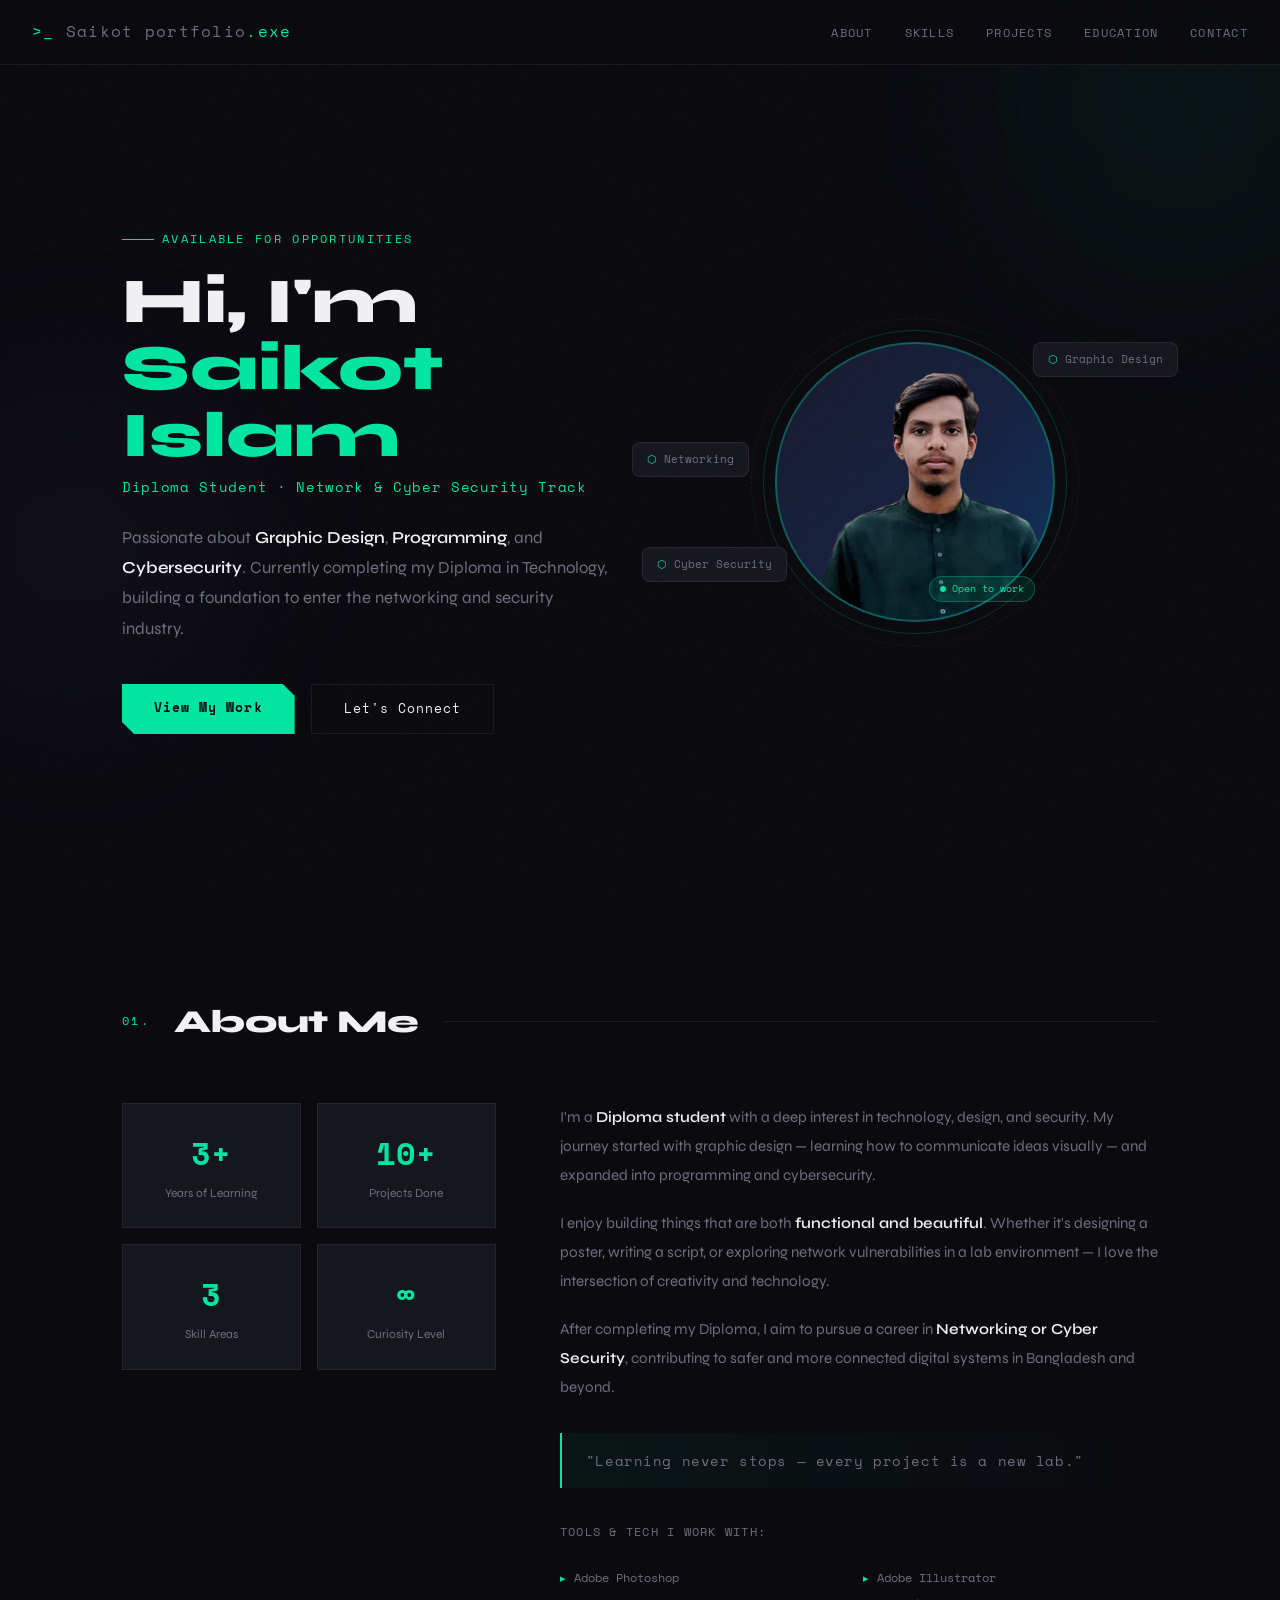
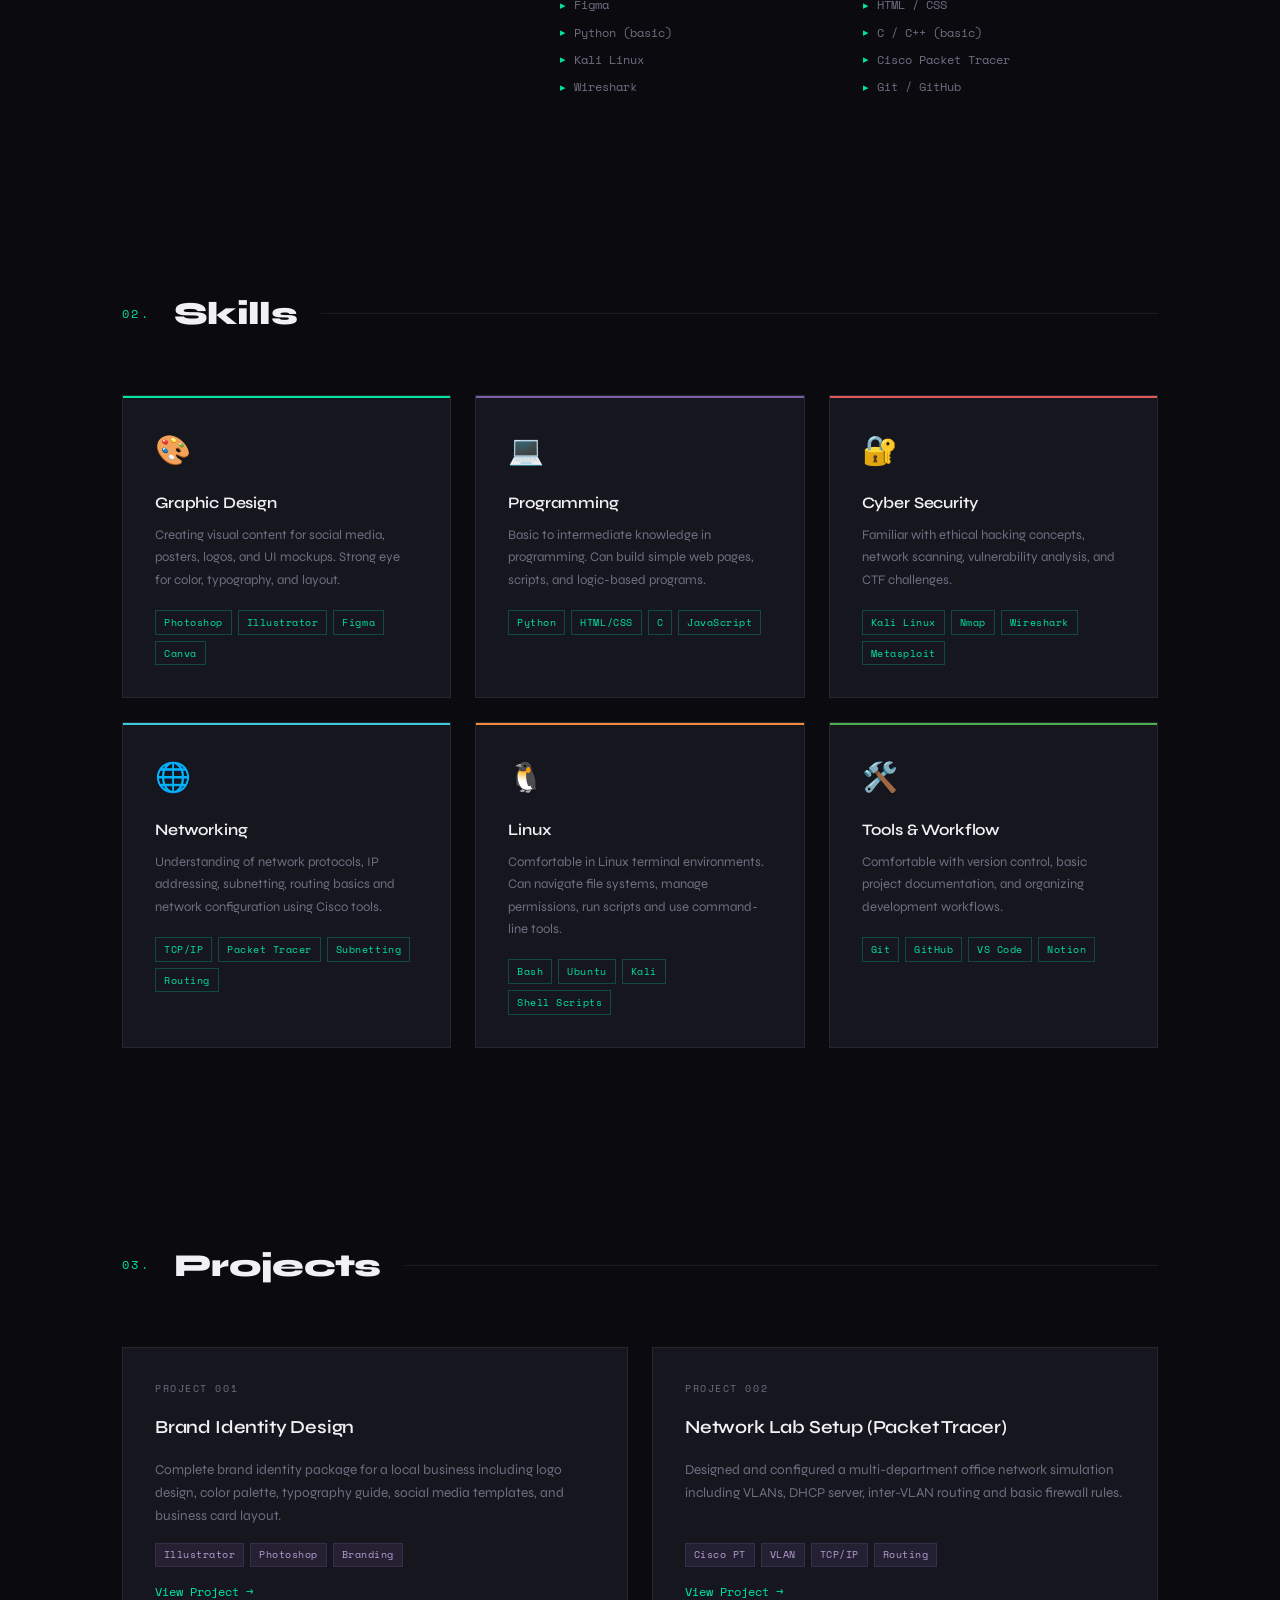
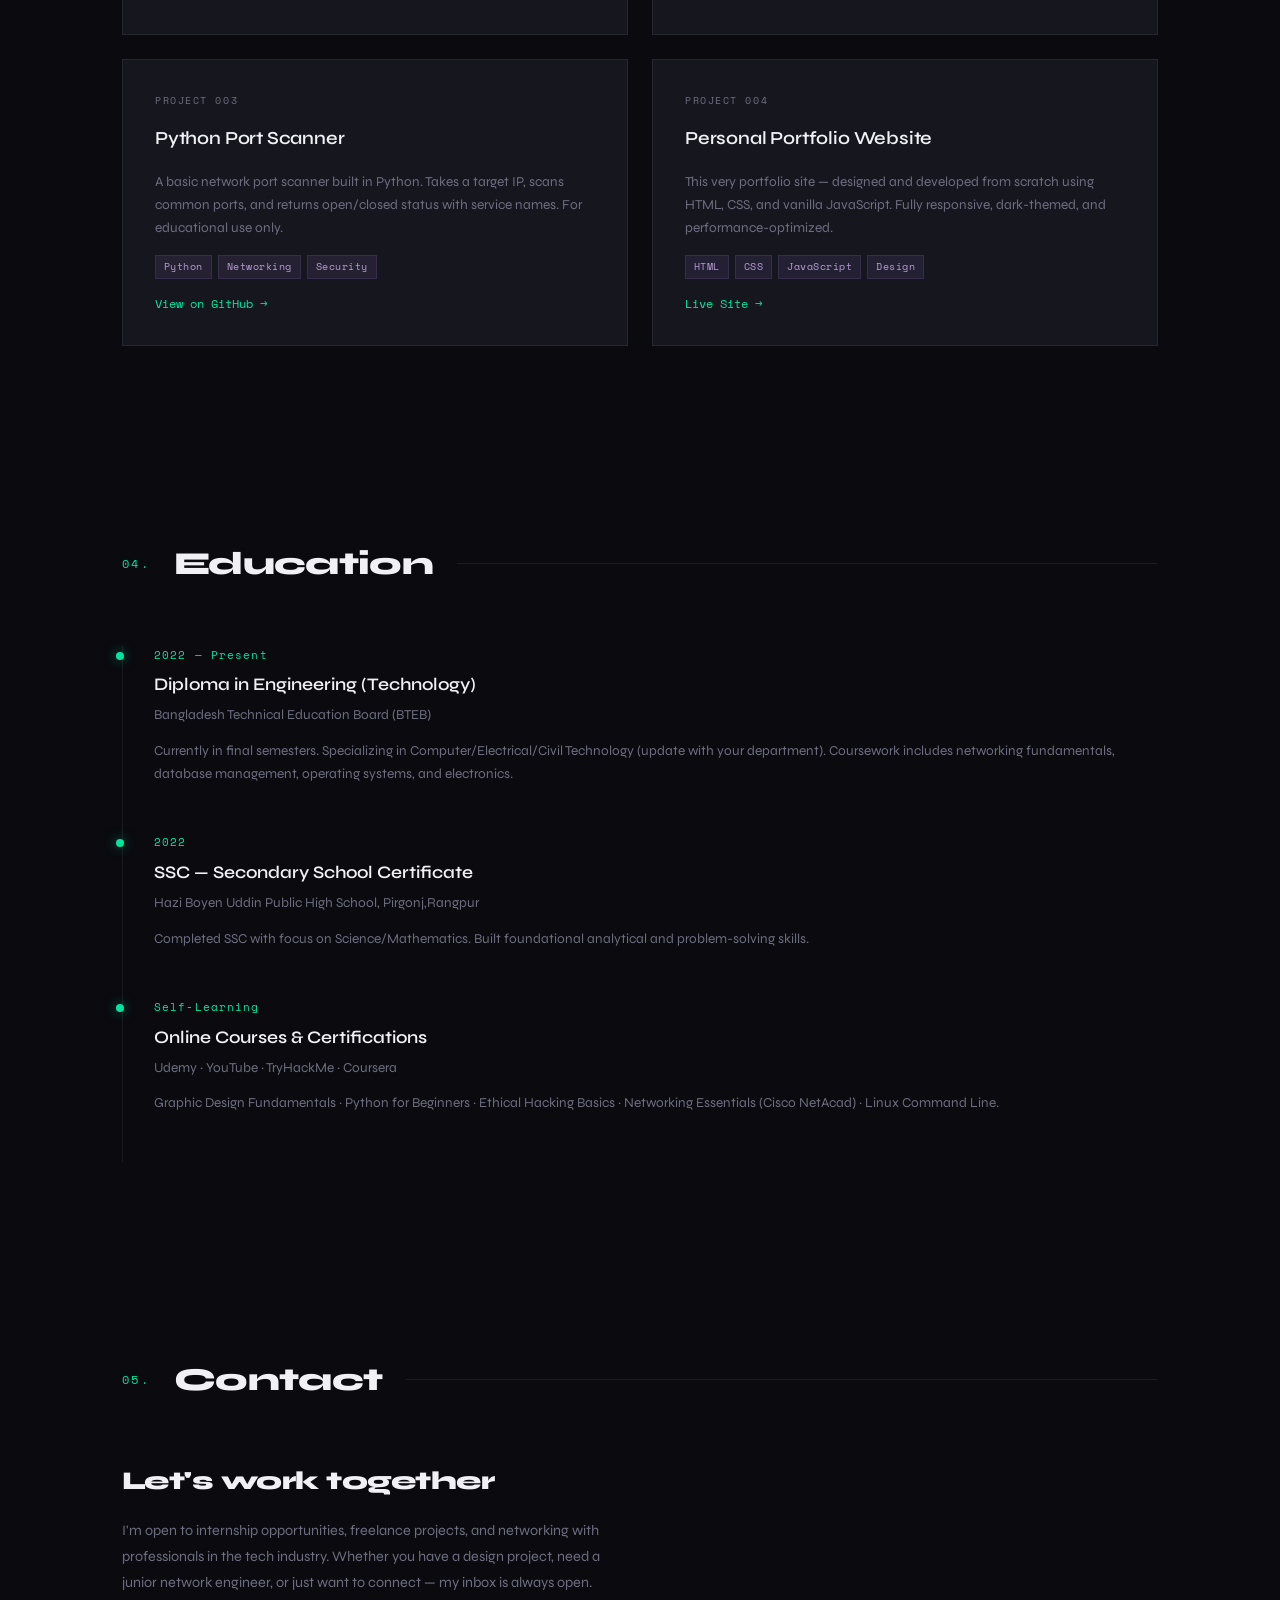
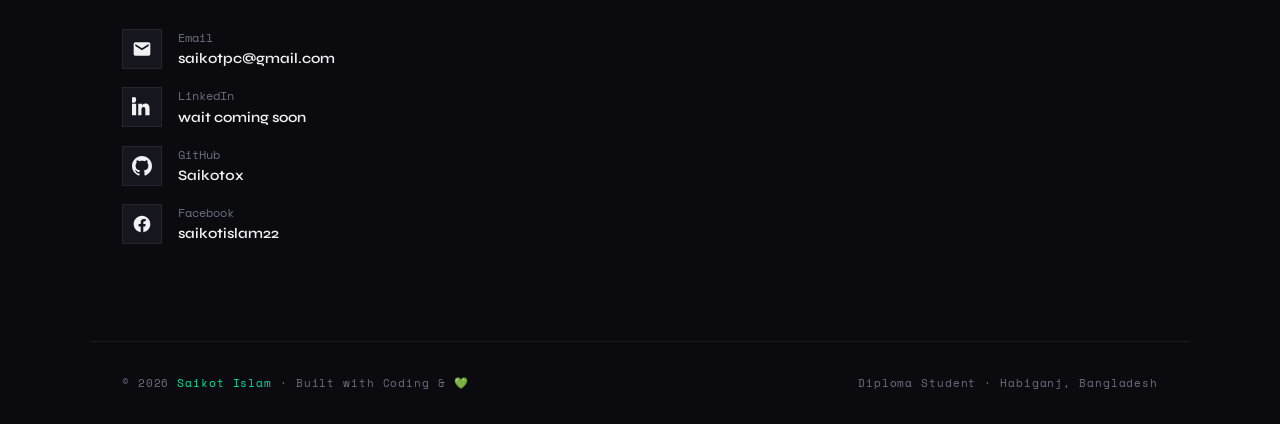
<file: index.html>
<!DOCTYPE html>
<html lang="en">
<head>
<meta charset="UTF-8">
<meta name="viewport" content="width=device-width, initial-scale=1.0">
<title>Portfolio — Diploma Student | Tech Enthusiast</title>
<link href="https://fonts.googleapis.com/css2?family=Space+Mono:wght@400;700&family=Syne:wght@400;600;800&display=swap" rel="stylesheet">
<link rel="stylesheet" href="styles.css">
</head>
<body>

<div class="orb orb1"></div>
<div class="orb orb2"></div>

<!-- NAVBAR -->
<nav>
  <a href="#hero" class="nav-logo">&gt;_ <span>Saikot portfolio</span>.exe</a>
  <ul class="nav-links">
    <li><a href="#about">About</a></li>
    <li><a href="#skills">Skills</a></li>
    <li><a href="#projects">Projects</a></li>
    <li><a href="#education">Education</a></li>
    <li><a href="#contact">Contact</a></li>
  </ul>
</nav>

<!-- HERO -->
<section id="hero" class="hero">
  <div class="hero-grid">
    <div class="hero-content">
      <div class="hero-tag">Available for opportunities</div>
      <h1>
        Hi, I'm
        <span class="name-accent">Saikot Islam</span>
      </h1>
      <p style="font-family: var(--mono); font-size: 0.85rem; color: var(--accent); letter-spacing: 0.05em;">
        Diploma Student · Network &amp; Cyber Security Track
      </p>
      <p class="hero-desc">
        Passionate about <strong>Graphic Design</strong>, <strong>Programming</strong>, and <strong>Cybersecurity</strong>. 
        Currently completing my Diploma in Technology, building a foundation to enter the 
        networking and security industry.
      </p>
      <div class="hero-btns">
        <a href="#projects" class="btn-primary">View My Work</a>
        <a href="#contact" class="btn-ghost">Let's Connect</a>
      </div>
    </div>

    <div class="hero-visual">
      <div class="avatar-ring">
        <div class="avatar-inner">
          <img src="myimage.png" alt="Saikot Islam" class="avatar-image">
        </div>
        <div class="status-dot">Open to work</div>
      </div>
      <div class="badge-float b1"><span>⬡</span> Graphic Design</div>
      <div class="badge-float b2"><span>⬡</span> Cyber Security</div>
      <div class="badge-float b3"><span>⬡</span> Networking</div>
    </div>
  </div>
</section>

<!-- ABOUT -->
<section id="about">
  <div class="section-header">
    <span class="section-num">01.</span>
    <h2 class="section-title">About Me</h2>
    <div class="section-line"></div>
  </div>

  <div class="about-grid">
    <div class="about-stats">
      <div class="stat-card">
        <span class="stat-num">3+</span>
        <div class="stat-label">Years of Learning</div>
      </div>
      <div class="stat-card">
        <span class="stat-num">10+</span>
        <div class="stat-label">Projects Done</div>
      </div>
      <div class="stat-card">
        <span class="stat-num">3</span>
        <div class="stat-label">Skill Areas</div>
      </div>
      <div class="stat-card">
        <span class="stat-num">∞</span>
        <div class="stat-label">Curiosity Level</div>
      </div>
    </div>

    <div class="about-text">
      <p>
        I'm a <strong>Diploma student</strong> with a deep interest in technology, design, and security. 
        My journey started with graphic design — learning how to communicate ideas visually — and 
        expanded into programming and cybersecurity.
      </p>
      <p>
        I enjoy building things that are both <strong>functional and beautiful</strong>. Whether it's 
        designing a poster, writing a script, or exploring network vulnerabilities in a lab 
        environment — I love the intersection of creativity and technology.
      </p>
      <p>
        After completing my Diploma, I aim to pursue a career in <strong>Networking or Cyber Security</strong>, 
        contributing to safer and more connected digital systems in Bangladesh and beyond.
      </p>

      <div class="highlight-bar">
        "Learning never stops — every project is a new lab."
      </div>

      <p style="font-family: var(--mono); font-size: 0.78rem; color: var(--muted); margin-bottom: 0.8rem; letter-spacing: 0.1em;">
        TOOLS &amp; TECH I WORK WITH:
      </p>
      <div class="tools-list">
        <span class="tool-item">Adobe Photoshop</span>
        <span class="tool-item">Adobe Illustrator</span>
        <span class="tool-item">Figma</span>
        <span class="tool-item">HTML / CSS</span>
        <span class="tool-item">Python (basic)</span>
        <span class="tool-item">C / C++ (basic)</span>
        <span class="tool-item">Kali Linux</span>
        <span class="tool-item">Cisco Packet Tracer</span>
        <span class="tool-item">Wireshark</span>
        <span class="tool-item">Git / GitHub</span>
      </div>
    </div>
  </div>
</section>

<!-- SKILLS -->
<section id="skills">
  <div class="section-header">
    <span class="section-num">02.</span>
    <h2 class="section-title">Skills</h2>
    <div class="section-line"></div>
  </div>

  <div class="skills-grid">
    <div class="skill-card" style="--card-accent: #00e5a0;">
      <div class="skill-icon">🎨</div>
      <div class="skill-name">Graphic Design</div>
      <div class="skill-desc">
        Creating visual content for social media, posters, logos, and UI mockups. 
        Strong eye for color, typography, and layout.
      </div>
      <div class="skill-tags">
        <span class="skill-tag">Photoshop</span>
        <span class="skill-tag">Illustrator</span>
        <span class="skill-tag">Figma</span>
        <span class="skill-tag">Canva</span>
      </div>
    </div>

    <div class="skill-card" style="--card-accent: #7b5ea7;">
      <div class="skill-icon">💻</div>
      <div class="skill-name">Programming</div>
      <div class="skill-desc">
        Basic to intermediate knowledge in programming. Can build simple web pages, 
        scripts, and logic-based programs.
      </div>
      <div class="skill-tags">
        <span class="skill-tag">Python</span>
        <span class="skill-tag">HTML/CSS</span>
        <span class="skill-tag">C</span>
        <span class="skill-tag">JavaScript</span>
      </div>
    </div>

    <div class="skill-card" style="--card-accent: #e05a5a;">
      <div class="skill-icon">🔐</div>
      <div class="skill-name">Cyber Security</div>
      <div class="skill-desc">
        Familiar with ethical hacking concepts, network scanning, vulnerability 
        analysis, and CTF challenges.
      </div>
      <div class="skill-tags">
        <span class="skill-tag">Kali Linux</span>
        <span class="skill-tag">Nmap</span>
        <span class="skill-tag">Wireshark</span>
        <span class="skill-tag">Metasploit</span>
      </div>
    </div>

    <div class="skill-card" style="--card-accent: #3bc9db;">
      <div class="skill-icon">🌐</div>
      <div class="skill-name">Networking</div>
      <div class="skill-desc">
        Understanding of network protocols, IP addressing, subnetting, 
        routing basics and network configuration using Cisco tools.
      </div>
      <div class="skill-tags">
        <span class="skill-tag">TCP/IP</span>
        <span class="skill-tag">Packet Tracer</span>
        <span class="skill-tag">Subnetting</span>
        <span class="skill-tag">Routing</span>
      </div>
    </div>

    <div class="skill-card" style="--card-accent: #f0883e;">
      <div class="skill-icon">🐧</div>
      <div class="skill-name">Linux</div>
      <div class="skill-desc">
        Comfortable in Linux terminal environments. Can navigate file systems, 
        manage permissions, run scripts and use command-line tools.
      </div>
      <div class="skill-tags">
        <span class="skill-tag">Bash</span>
        <span class="skill-tag">Ubuntu</span>
        <span class="skill-tag">Kali</span>
        <span class="skill-tag">Shell Scripts</span>
      </div>
    </div>

    <div class="skill-card" style="--card-accent: #4caf50;">
      <div class="skill-icon">🛠️</div>
      <div class="skill-name">Tools & Workflow</div>
      <div class="skill-desc">
        Comfortable with version control, basic project documentation, 
        and organizing development workflows.
      </div>
      <div class="skill-tags">
        <span class="skill-tag">Git</span>
        <span class="skill-tag">GitHub</span>
        <span class="skill-tag">VS Code</span>
        <span class="skill-tag">Notion</span>
      </div>
    </div>
  </div>
</section>

<!-- PROJECTS -->
<section id="projects">
  <div class="section-header">
    <span class="section-num">03.</span>
    <h2 class="section-title">Projects</h2>
    <div class="section-line"></div>
  </div>

  <div class="projects-grid">
    <div class="project-card">
      <div class="project-num">PROJECT 001</div>
      <div class="project-title">Brand Identity Design</div>
      <div class="project-desc">
        Complete brand identity package for a local business including logo design, 
        color palette, typography guide, social media templates, and business card layout.
      </div>
      <div class="project-stack">
        <span class="project-tag">Illustrator</span>
        <span class="project-tag">Photoshop</span>
        <span class="project-tag">Branding</span>
      </div>
      <a href="#" class="project-link">View Project →</a>
    </div>

    <div class="project-card">
      <div class="project-num">PROJECT 002</div>
      <div class="project-title">Network Lab Setup (Packet Tracer)</div>
      <div class="project-desc">
        Designed and configured a multi-department office network simulation 
        including VLANs, DHCP server, inter-VLAN routing and basic firewall rules.
      </div>
      <div class="project-stack">
        <span class="project-tag">Cisco PT</span>
        <span class="project-tag">VLAN</span>
        <span class="project-tag">TCP/IP</span>
        <span class="project-tag">Routing</span>
      </div>
      <a href="#" class="project-link">View Project →</a>
    </div>

    <div class="project-card">
      <div class="project-num">PROJECT 003</div>
      <div class="project-title">Python Port Scanner</div>
      <div class="project-desc">
        A basic network port scanner built in Python. Takes a target IP, scans common 
        ports, and returns open/closed status with service names. For educational use only.
      </div>
      <div class="project-stack">
        <span class="project-tag">Python</span>
        <span class="project-tag">Networking</span>
        <span class="project-tag">Security</span>
      </div>
      <a href="#" class="project-link">View on GitHub →</a>
    </div>

    <div class="project-card">
      <div class="project-num">PROJECT 004</div>
      <div class="project-title">Personal Portfolio Website</div>
      <div class="project-desc">
        This very portfolio site — designed and developed from scratch using HTML, CSS, 
        and vanilla JavaScript. Fully responsive, dark-themed, and performance-optimized.
      </div>
      <div class="project-stack">
        <span class="project-tag">HTML</span>
        <span class="project-tag">CSS</span>
        <span class="project-tag">JavaScript</span>
        <span class="project-tag">Design</span>
      </div>
      <a href="#" class="project-link">Live Site →</a>
    </div>
  </div>
</section>

<!-- EDUCATION -->
<section id="education">
  <div class="section-header">
    <span class="section-num">04.</span>
    <h2 class="section-title">Education</h2>
    <div class="section-line"></div>
  </div>

  <div class="timeline">
    <div class="timeline-item">
      <div class="timeline-date">2022 — Present</div>
      <div class="timeline-title">Diploma in Engineering (Technology)</div>
      <div class="timeline-sub">Bangladesh Technical Education Board (BTEB)</div>
      <div class="timeline-body">
        Currently in final semesters. Specializing in Computer/Electrical/Civil Technology 
        (update with your department). Coursework includes networking fundamentals, 
        database management, operating systems, and electronics.
      </div>
    </div>

    <div class="timeline-item">
      <div class="timeline-date">2022</div>
      <div class="timeline-title">SSC — Secondary School Certificate</div>
      <div class="timeline-sub">Hazi Boyen Uddin Public High School, Pirgonj,Rangpur</div>
      <div class="timeline-body">
        Completed SSC with focus on Science/Mathematics. Built foundational analytical 
        and problem-solving skills.
      </div>
    </div>

    <div class="timeline-item">
      <div class="timeline-date">Self-Learning</div>
      <div class="timeline-title">Online Courses &amp; Certifications</div>
      <div class="timeline-sub">Udemy · YouTube · TryHackMe · Coursera</div>
      <div class="timeline-body">
        Graphic Design Fundamentals · Python for Beginners · Ethical Hacking Basics · 
        Networking Essentials (Cisco NetAcad) · Linux Command Line.
      </div>
    </div>
  </div>
</section>

<!-- CONTACT -->
<section id="contact">
  <div class="section-header">
    <span class="section-num">05.</span>
    <h2 class="section-title">Contact</h2>
    <div class="section-line"></div>
  </div>

  <div class="contact-grid">
    <div class="contact-text">
      <h3>Let's work together</h3>
      <p>
        I'm open to internship opportunities, freelance projects, and 
        networking with professionals in the tech industry. Whether you 
        have a design project, need a junior network engineer, or just 
        want to connect — my inbox is always open.
      </p>

      <div class="contact-links">
        <a href="mailto:saikotpc@gmail.com" class="contact-link">
          <div class="contact-link-icon">
            <svg width="20" height="20" viewBox="0 0 24 24" fill="currentColor" xmlns="http://www.w3.org/2000/svg" aria-hidden="true">
              <path d="M20 4H4C2.9 4 2 4.9 2 6v12c0 1.1.9 2 2 2h16c1.1 0 2-.9 2-2V6c0-1.1-.9-2-2-2zm0 4.5l-8 4.99-8-4.99V6l8 5 8-5v2.5z"/>
            </svg>
          </div>
          <div>
            <div class="contact-link-label">Email</div>
            <div class="contact-link-value">saikotpc@gmail.com</div>
          </div>
        </a>
        <a href="https://linkedin.com/in/yourprofile" class="contact-link" target="_blank">
          <div class="contact-link-icon">
            <svg width="20" height="20" viewBox="0 0 24 24" fill="currentColor" xmlns="http://www.w3.org/2000/svg" aria-hidden="true">
              <path d="M4.98 3.5C4.98 5.43 3.4 7 1.5 7S-2 5.43-2 3.5 0.6 0 2.5 0 4.98 1.57 4.98 3.5zM0 8h5v14H0V8zm7.5 0H12v2h.07c.56-1.04 1.93-2.14 3.97-2.14 4.25 0 5.03 2.8 5.03 6.43V22H16v-6.5c0-1.55-.03-3.55-2.16-3.55-2.16 0-2.49 1.68-2.49 3.42V22H7.5V8z"/>
            </svg>
          </div>
          <div>
            <div class="contact-link-label">LinkedIn</div>
            <div class="contact-link-value">wait coming soon</div>
          </div>
        </a>
        <a href="https://github.com/Saikot0x" class="contact-link" target="_blank">
          <div class="contact-link-icon">
            <svg width="20" height="20" viewBox="0 0 24 24" fill="currentColor" xmlns="http://www.w3.org/2000/svg" aria-hidden="true">
              <path d="M12 0C5.37 0 0 5.37 0 12c0 5.3 3.44 9.8 8.21 11.39.6.11.82-.26.82-.57v-2.02c-3.34.73-4.04-1.61-4.04-1.61-.55-1.4-1.34-1.77-1.34-1.77-1.09-.75.08-.74.08-.74 1.2.08 1.83 1.23 1.83 1.23 1.07 1.84 2.8 1.31 3.48 1 .11-.78.42-1.31.76-1.61-2.66-.3-5.47-1.33-5.47-5.93 0-1.31.47-2.38 1.24-3.22-.12-.3-.54-1.52.12-3.17 0 0 1.01-.32 3.3 1.23.96-.27 1.98-.4 3-.4s2.04.14 3 .4c2.28-1.55 3.29-1.23 3.29-1.23.66 1.65.24 2.87.12 3.17.77.84 1.24 1.91 1.24 3.22 0 4.61-2.81 5.63-5.49 5.93.43.37.81 1.11.81 2.24v3.33c0 .31.21.68.82.57C20.56 21.8 24 17.3 24 12c0-6.63-5.37-12-12-12z"/>
            </svg>
          </div>
          <div>
            <div class="contact-link-label">GitHub</div>
            <div class="contact-link-value">Saikot0x</div>
          </div>
        </a>
        <a href="https://facebook.com/saikotislam22" class="contact-link" target="_blank">
          <div class="contact-link-icon">
            <svg width="20" height="20" viewBox="0 0 24 24" fill="currentColor" xmlns="http://www.w3.org/2000/svg" aria-hidden="true">
              <path d="M22 12c0-5.522-4.478-10-10-10S2 6.478 2 12c0 5 3.657 9.128 8.438 9.877v-6.987H7.898v-2.89h2.54V9.797c0-2.507 1.492-3.89 3.777-3.89 1.094 0 2.238.195 2.238.195v2.46h-1.26c-1.243 0-1.63.771-1.63 1.562v1.875h2.773l-.443 2.89h-2.33v6.987C18.343 21.128 22 17 22 12z"/>
            </svg>
          </div>
          <div>
            <div class="contact-link-label">Facebook</div>
            <div class="contact-link-value">saikotislam22</div>
          </div>
        </a>
      </div>
    </div>

  </div>
</section>

<!-- FOOTER -->
<footer>
  <div class="footer-copy">
    &copy; 2026 <span>Saikot Islam</span> · Built with Coding &amp; 💚
  </div>
  <div class="footer-copy">
    Diploma Student · Habiganj, Bangladesh
  </div>
</footer>

<script src="script.js"></script>
</body>
</html>
</file>
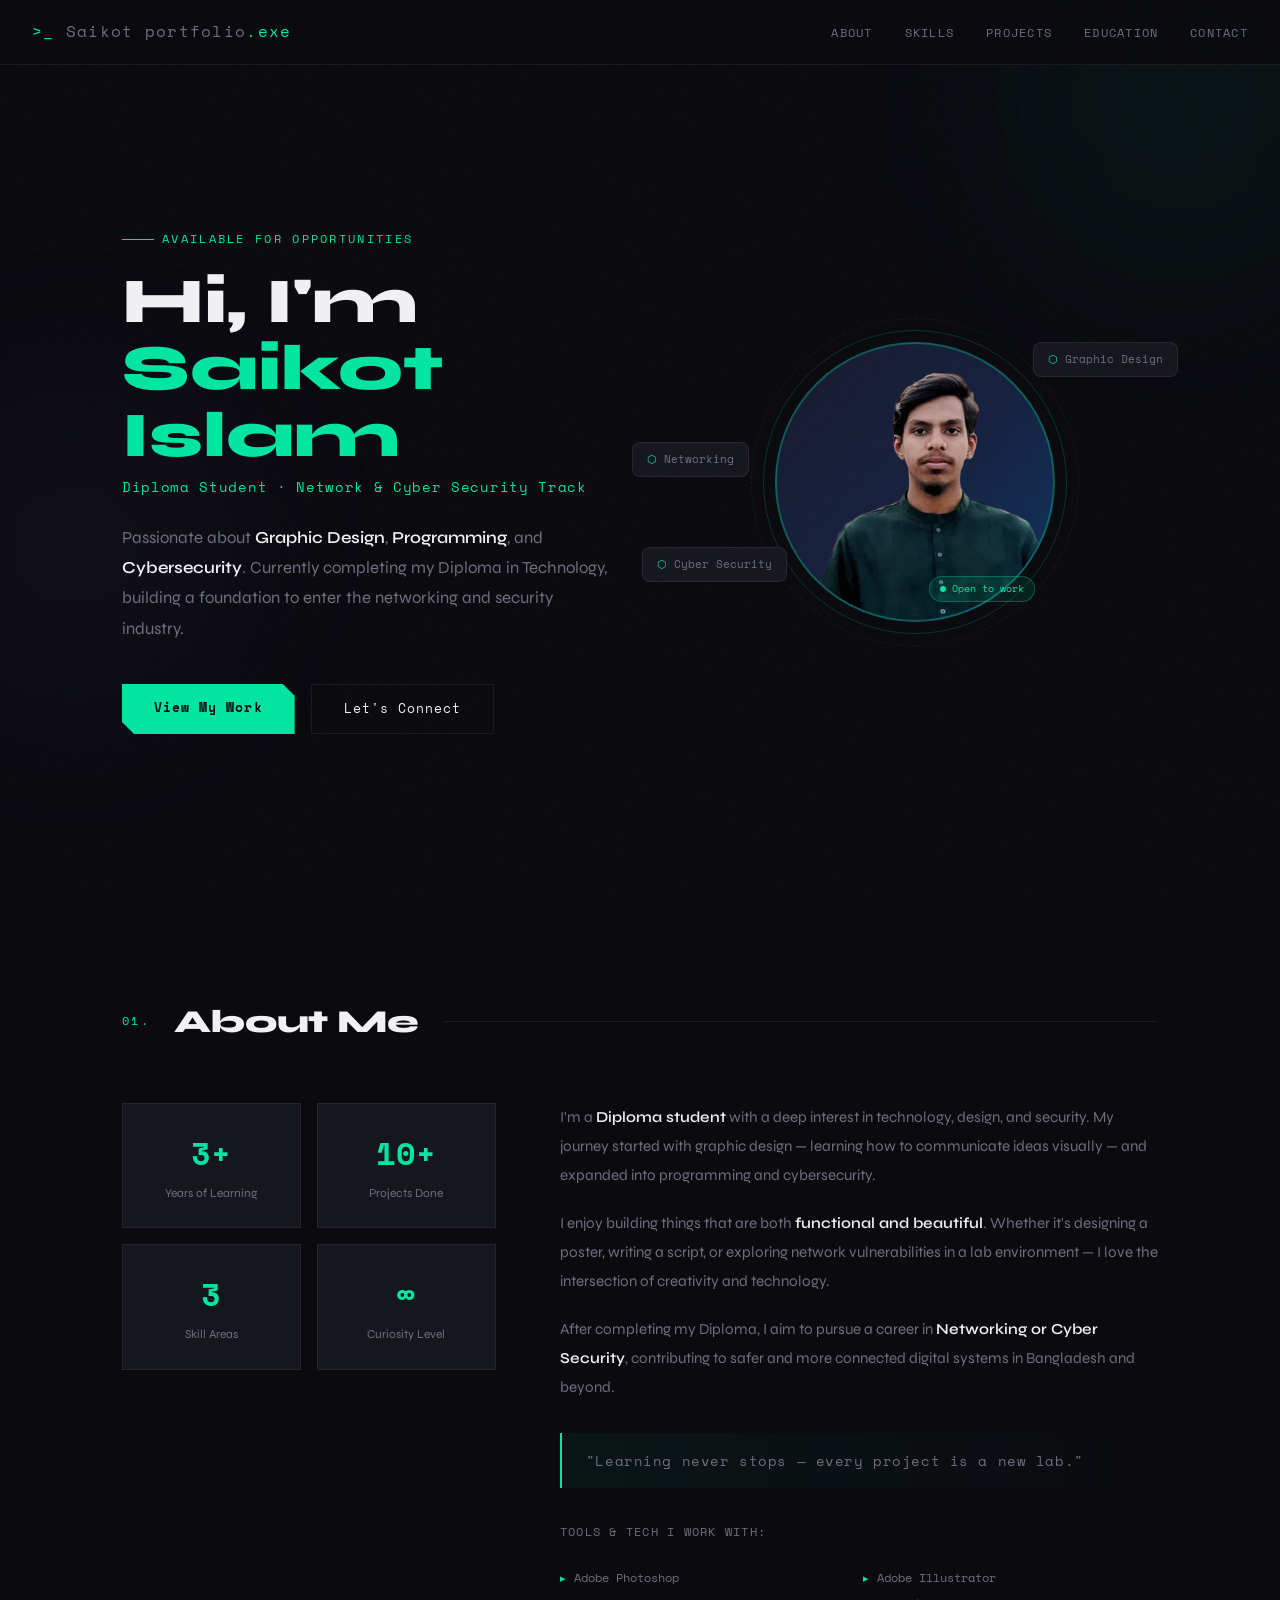
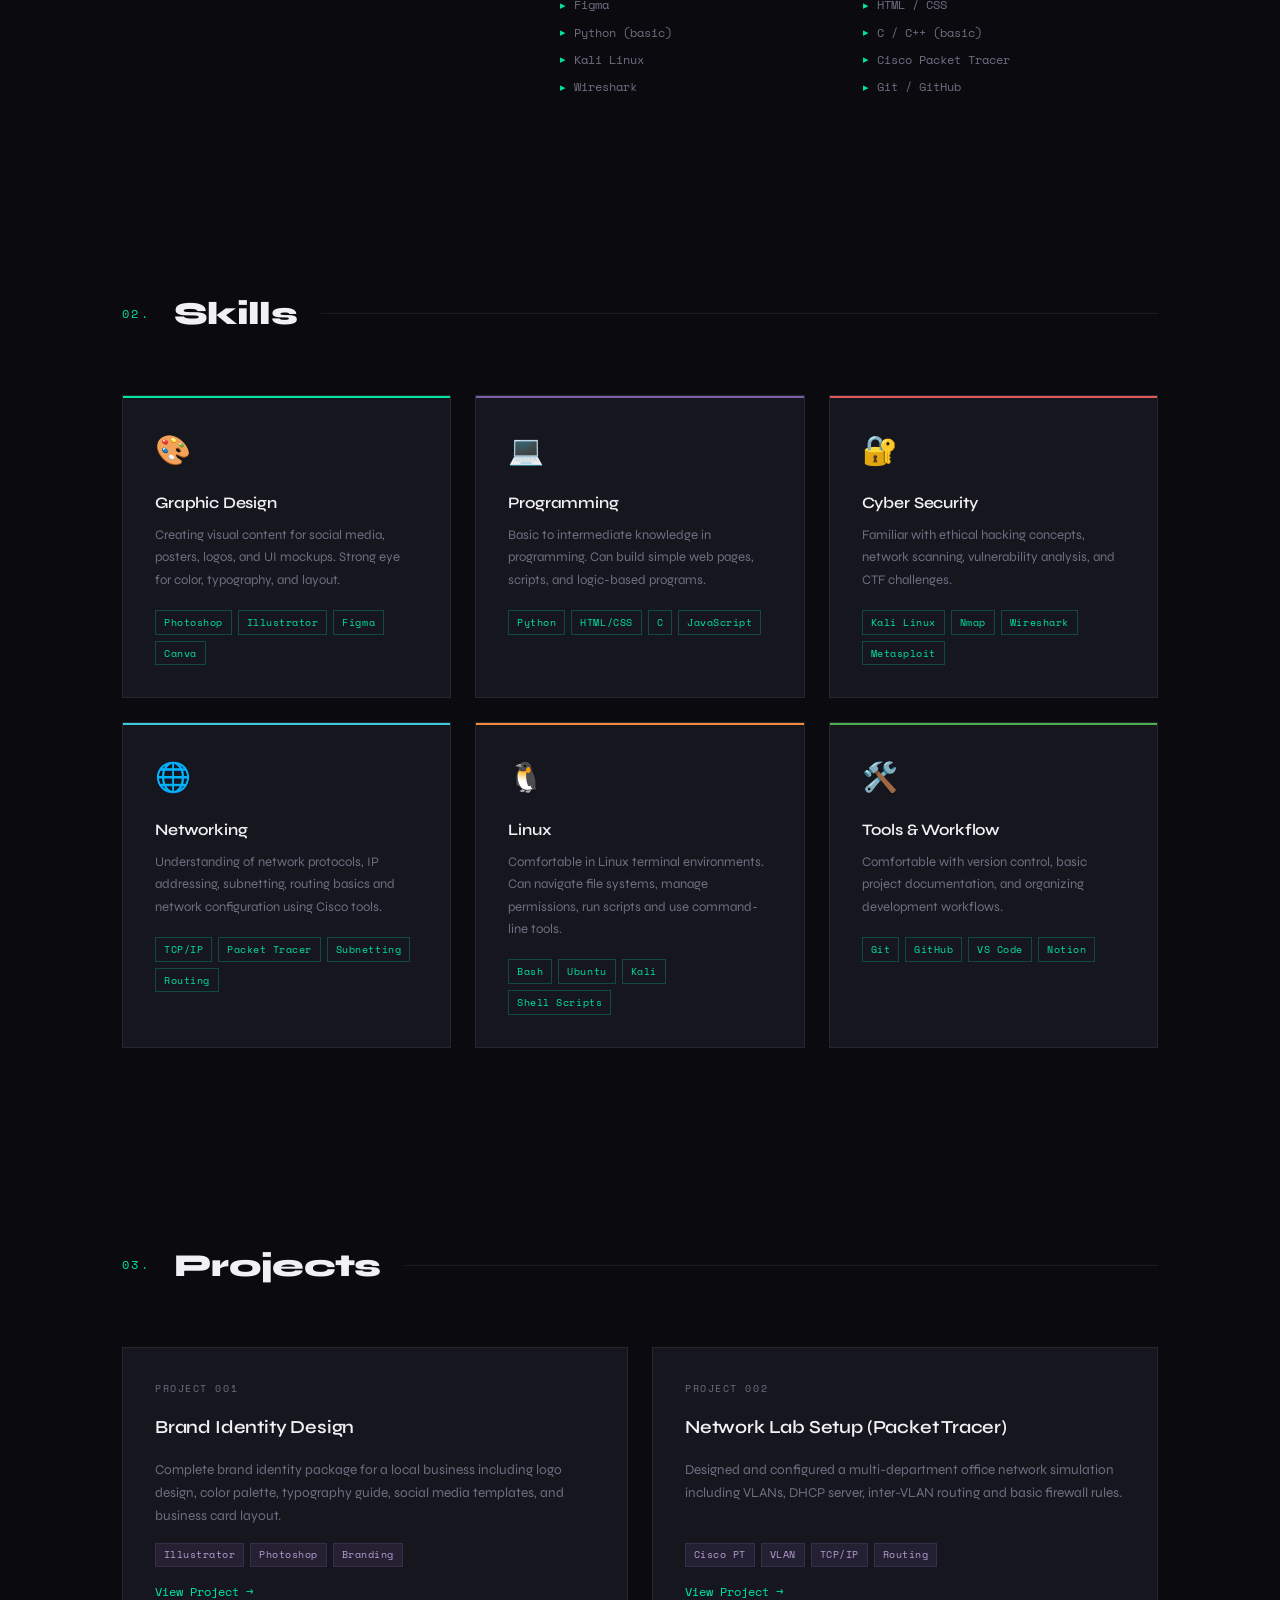
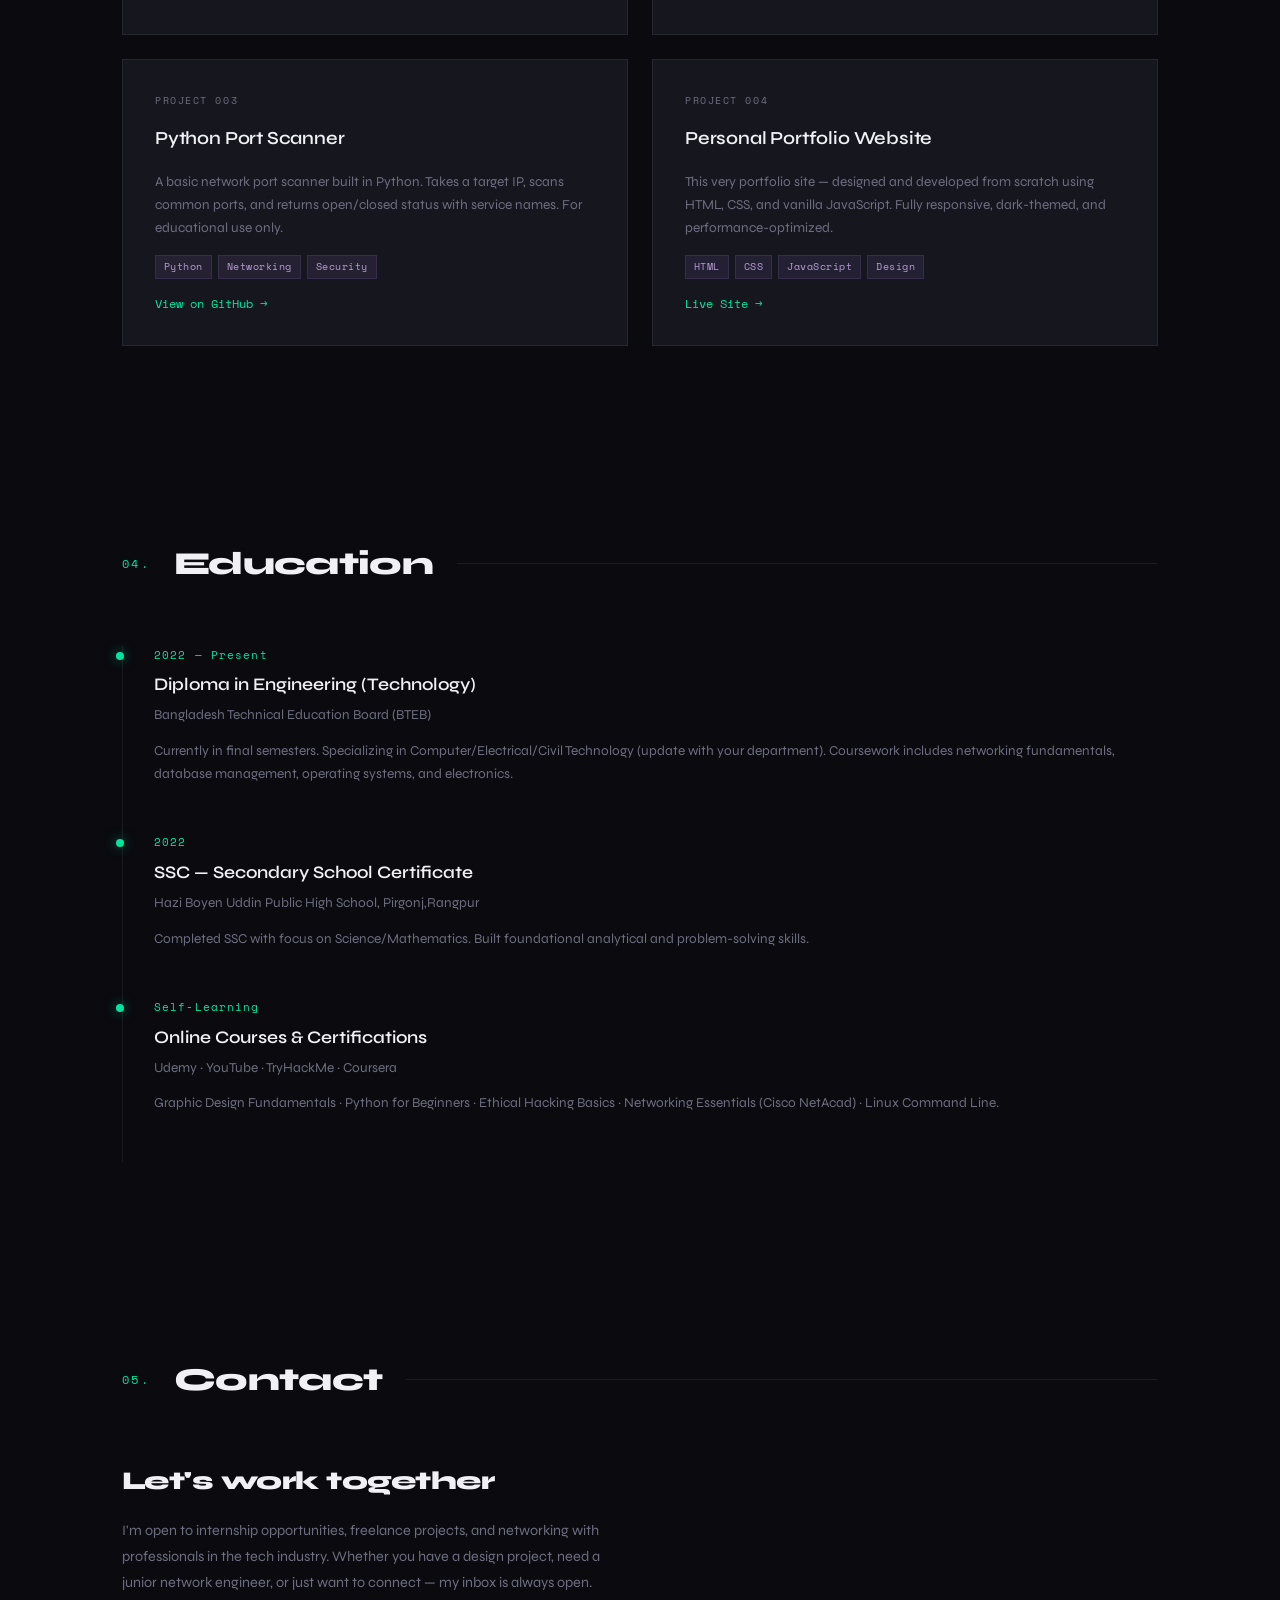
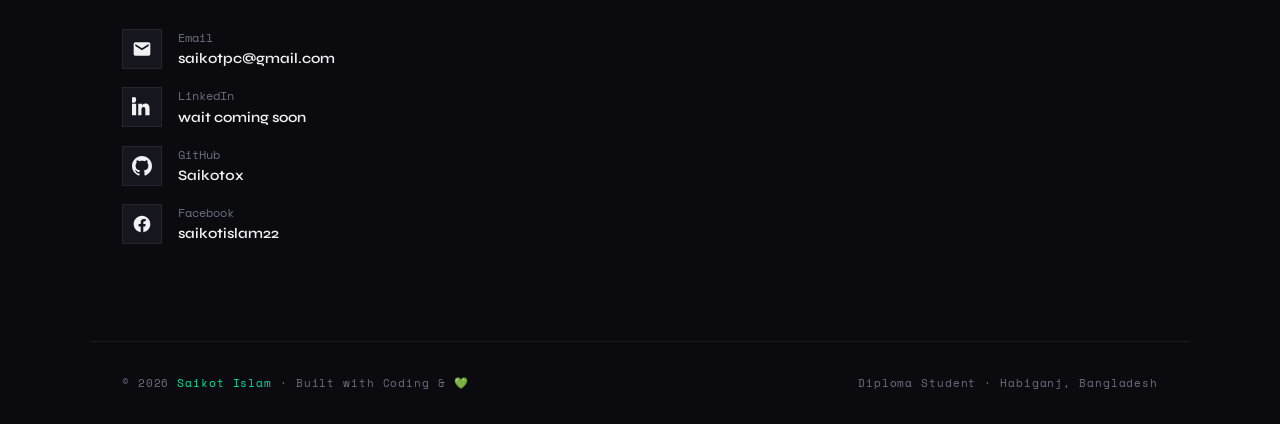
<file: main.html>
<!DOCTYPE html>
<html lang="en">
<head>
<meta charset="UTF-8">
<meta name="viewport" content="width=device-width, initial-scale=1.0">
<title>Portfolio — Diploma Student | Tech Enthusiast</title>
<link href="https://fonts.googleapis.com/css2?family=Space+Mono:wght@400;700&family=Syne:wght@400;600;800&display=swap" rel="stylesheet">
<link rel="stylesheet" href="styles.css">
</head>
<body>

<div class="orb orb1"></div>
<div class="orb orb2"></div>

<!-- NAVBAR -->
<nav>
  <a href="#hero" class="nav-logo">&gt;_ <span>Saikot portfolio</span>.exe</a>
  <ul class="nav-links">
    <li><a href="#about">About</a></li>
    <li><a href="#skills">Skills</a></li>
    <li><a href="#projects">Projects</a></li>
    <li><a href="#education">Education</a></li>
    <li><a href="#contact">Contact</a></li>
  </ul>
</nav>

<!-- HERO -->
<section id="hero" class="hero">
  <div class="hero-grid">
    <div class="hero-content">
      <div class="hero-tag">Available for opportunities</div>
      <h1>
        Hi, I'm
        <span class="name-accent">Saikot Islam</span>
      </h1>
      <p style="font-family: var(--mono); font-size: 0.85rem; color: var(--accent); letter-spacing: 0.05em;">
        Diploma Student · Network &amp; Cyber Security Track
      </p>
      <p class="hero-desc">
        Passionate about <strong>Graphic Design</strong>, <strong>Programming</strong>, and <strong>Cybersecurity</strong>. 
        Currently completing my Diploma in Technology, building a foundation to enter the 
        networking and security industry.
      </p>
      <div class="hero-btns">
        <a href="#projects" class="btn-primary">View My Work</a>
        <a href="#contact" class="btn-ghost">Let's Connect</a>
      </div>
    </div>

    <div class="hero-visual">
      <div class="avatar-ring">
        <div class="avatar-inner">
          <img src="myimage.png" alt="Saikot Islam" class="avatar-image">
        </div>
        <div class="status-dot">Open to work</div>
      </div>
      <div class="badge-float b1"><span>⬡</span> Graphic Design</div>
      <div class="badge-float b2"><span>⬡</span> Cyber Security</div>
      <div class="badge-float b3"><span>⬡</span> Networking</div>
    </div>
  </div>
</section>

<!-- ABOUT -->
<section id="about">
  <div class="section-header">
    <span class="section-num">01.</span>
    <h2 class="section-title">About Me</h2>
    <div class="section-line"></div>
  </div>

  <div class="about-grid">
    <div class="about-stats">
      <div class="stat-card">
        <span class="stat-num">3+</span>
        <div class="stat-label">Years of Learning</div>
      </div>
      <div class="stat-card">
        <span class="stat-num">10+</span>
        <div class="stat-label">Projects Done</div>
      </div>
      <div class="stat-card">
        <span class="stat-num">3</span>
        <div class="stat-label">Skill Areas</div>
      </div>
      <div class="stat-card">
        <span class="stat-num">∞</span>
        <div class="stat-label">Curiosity Level</div>
      </div>
    </div>

    <div class="about-text">
      <p>
        I'm a <strong>Diploma student</strong> with a deep interest in technology, design, and security. 
        My journey started with graphic design — learning how to communicate ideas visually — and 
        expanded into programming and cybersecurity.
      </p>
      <p>
        I enjoy building things that are both <strong>functional and beautiful</strong>. Whether it's 
        designing a poster, writing a script, or exploring network vulnerabilities in a lab 
        environment — I love the intersection of creativity and technology.
      </p>
      <p>
        After completing my Diploma, I aim to pursue a career in <strong>Networking or Cyber Security</strong>, 
        contributing to safer and more connected digital systems in Bangladesh and beyond.
      </p>

      <div class="highlight-bar">
        "Learning never stops — every project is a new lab."
      </div>

      <p style="font-family: var(--mono); font-size: 0.78rem; color: var(--muted); margin-bottom: 0.8rem; letter-spacing: 0.1em;">
        TOOLS &amp; TECH I WORK WITH:
      </p>
      <div class="tools-list">
        <span class="tool-item">Adobe Photoshop</span>
        <span class="tool-item">Adobe Illustrator</span>
        <span class="tool-item">Figma</span>
        <span class="tool-item">HTML / CSS</span>
        <span class="tool-item">Python (basic)</span>
        <span class="tool-item">C / C++ (basic)</span>
        <span class="tool-item">Kali Linux</span>
        <span class="tool-item">Cisco Packet Tracer</span>
        <span class="tool-item">Wireshark</span>
        <span class="tool-item">Git / GitHub</span>
      </div>
    </div>
  </div>
</section>

<!-- SKILLS -->
<section id="skills">
  <div class="section-header">
    <span class="section-num">02.</span>
    <h2 class="section-title">Skills</h2>
    <div class="section-line"></div>
  </div>

  <div class="skills-grid">
    <div class="skill-card" style="--card-accent: #00e5a0;">
      <div class="skill-icon">🎨</div>
      <div class="skill-name">Graphic Design</div>
      <div class="skill-desc">
        Creating visual content for social media, posters, logos, and UI mockups. 
        Strong eye for color, typography, and layout.
      </div>
      <div class="skill-tags">
        <span class="skill-tag">Photoshop</span>
        <span class="skill-tag">Illustrator</span>
        <span class="skill-tag">Figma</span>
        <span class="skill-tag">Canva</span>
      </div>
    </div>

    <div class="skill-card" style="--card-accent: #7b5ea7;">
      <div class="skill-icon">💻</div>
      <div class="skill-name">Programming</div>
      <div class="skill-desc">
        Basic to intermediate knowledge in programming. Can build simple web pages, 
        scripts, and logic-based programs.
      </div>
      <div class="skill-tags">
        <span class="skill-tag">Python</span>
        <span class="skill-tag">HTML/CSS</span>
        <span class="skill-tag">C</span>
        <span class="skill-tag">JavaScript</span>
      </div>
    </div>

    <div class="skill-card" style="--card-accent: #e05a5a;">
      <div class="skill-icon">🔐</div>
      <div class="skill-name">Cyber Security</div>
      <div class="skill-desc">
        Familiar with ethical hacking concepts, network scanning, vulnerability 
        analysis, and CTF challenges.
      </div>
      <div class="skill-tags">
        <span class="skill-tag">Kali Linux</span>
        <span class="skill-tag">Nmap</span>
        <span class="skill-tag">Wireshark</span>
        <span class="skill-tag">Metasploit</span>
      </div>
    </div>

    <div class="skill-card" style="--card-accent: #3bc9db;">
      <div class="skill-icon">🌐</div>
      <div class="skill-name">Networking</div>
      <div class="skill-desc">
        Understanding of network protocols, IP addressing, subnetting, 
        routing basics and network configuration using Cisco tools.
      </div>
      <div class="skill-tags">
        <span class="skill-tag">TCP/IP</span>
        <span class="skill-tag">Packet Tracer</span>
        <span class="skill-tag">Subnetting</span>
        <span class="skill-tag">Routing</span>
      </div>
    </div>

    <div class="skill-card" style="--card-accent: #f0883e;">
      <div class="skill-icon">🐧</div>
      <div class="skill-name">Linux</div>
      <div class="skill-desc">
        Comfortable in Linux terminal environments. Can navigate file systems, 
        manage permissions, run scripts and use command-line tools.
      </div>
      <div class="skill-tags">
        <span class="skill-tag">Bash</span>
        <span class="skill-tag">Ubuntu</span>
        <span class="skill-tag">Kali</span>
        <span class="skill-tag">Shell Scripts</span>
      </div>
    </div>

    <div class="skill-card" style="--card-accent: #4caf50;">
      <div class="skill-icon">🛠️</div>
      <div class="skill-name">Tools & Workflow</div>
      <div class="skill-desc">
        Comfortable with version control, basic project documentation, 
        and organizing development workflows.
      </div>
      <div class="skill-tags">
        <span class="skill-tag">Git</span>
        <span class="skill-tag">GitHub</span>
        <span class="skill-tag">VS Code</span>
        <span class="skill-tag">Notion</span>
      </div>
    </div>
  </div>
</section>

<!-- PROJECTS -->
<section id="projects">
  <div class="section-header">
    <span class="section-num">03.</span>
    <h2 class="section-title">Projects</h2>
    <div class="section-line"></div>
  </div>

  <div class="projects-grid">
    <div class="project-card">
      <div class="project-num">PROJECT 001</div>
      <div class="project-title">Brand Identity Design</div>
      <div class="project-desc">
        Complete brand identity package for a local business including logo design, 
        color palette, typography guide, social media templates, and business card layout.
      </div>
      <div class="project-stack">
        <span class="project-tag">Illustrator</span>
        <span class="project-tag">Photoshop</span>
        <span class="project-tag">Branding</span>
      </div>
      <a href="#" class="project-link">View Project →</a>
    </div>

    <div class="project-card">
      <div class="project-num">PROJECT 002</div>
      <div class="project-title">Network Lab Setup (Packet Tracer)</div>
      <div class="project-desc">
        Designed and configured a multi-department office network simulation 
        including VLANs, DHCP server, inter-VLAN routing and basic firewall rules.
      </div>
      <div class="project-stack">
        <span class="project-tag">Cisco PT</span>
        <span class="project-tag">VLAN</span>
        <span class="project-tag">TCP/IP</span>
        <span class="project-tag">Routing</span>
      </div>
      <a href="#" class="project-link">View Project →</a>
    </div>

    <div class="project-card">
      <div class="project-num">PROJECT 003</div>
      <div class="project-title">Python Port Scanner</div>
      <div class="project-desc">
        A basic network port scanner built in Python. Takes a target IP, scans common 
        ports, and returns open/closed status with service names. For educational use only.
      </div>
      <div class="project-stack">
        <span class="project-tag">Python</span>
        <span class="project-tag">Networking</span>
        <span class="project-tag">Security</span>
      </div>
      <a href="#" class="project-link">View on GitHub →</a>
    </div>

    <div class="project-card">
      <div class="project-num">PROJECT 004</div>
      <div class="project-title">Personal Portfolio Website</div>
      <div class="project-desc">
        This very portfolio site — designed and developed from scratch using HTML, CSS, 
        and vanilla JavaScript. Fully responsive, dark-themed, and performance-optimized.
      </div>
      <div class="project-stack">
        <span class="project-tag">HTML</span>
        <span class="project-tag">CSS</span>
        <span class="project-tag">JavaScript</span>
        <span class="project-tag">Design</span>
      </div>
      <a href="#" class="project-link">Live Site →</a>
    </div>
  </div>
</section>

<!-- EDUCATION -->
<section id="education">
  <div class="section-header">
    <span class="section-num">04.</span>
    <h2 class="section-title">Education</h2>
    <div class="section-line"></div>
  </div>

  <div class="timeline">
    <div class="timeline-item">
      <div class="timeline-date">2022 — Present</div>
      <div class="timeline-title">Diploma in Engineering (Technology)</div>
      <div class="timeline-sub">Bangladesh Technical Education Board (BTEB)</div>
      <div class="timeline-body">
        Currently in final semesters. Specializing in Computer/Electrical/Civil Technology 
        (update with your department). Coursework includes networking fundamentals, 
        database management, operating systems, and electronics.
      </div>
    </div>

    <div class="timeline-item">
      <div class="timeline-date">2022</div>
      <div class="timeline-title">SSC — Secondary School Certificate</div>
      <div class="timeline-sub">Hazi Boyen Uddin Public High School, Pirgonj,Rangpur</div>
      <div class="timeline-body">
        Completed SSC with focus on Science/Mathematics. Built foundational analytical 
        and problem-solving skills.
      </div>
    </div>

    <div class="timeline-item">
      <div class="timeline-date">Self-Learning</div>
      <div class="timeline-title">Online Courses &amp; Certifications</div>
      <div class="timeline-sub">Udemy · YouTube · TryHackMe · Coursera</div>
      <div class="timeline-body">
        Graphic Design Fundamentals · Python for Beginners · Ethical Hacking Basics · 
        Networking Essentials (Cisco NetAcad) · Linux Command Line.
      </div>
    </div>
  </div>
</section>

<!-- CONTACT -->
<section id="contact">
  <div class="section-header">
    <span class="section-num">05.</span>
    <h2 class="section-title">Contact</h2>
    <div class="section-line"></div>
  </div>

  <div class="contact-grid">
    <div class="contact-text">
      <h3>Let's work together</h3>
      <p>
        I'm open to internship opportunities, freelance projects, and 
        networking with professionals in the tech industry. Whether you 
        have a design project, need a junior network engineer, or just 
        want to connect — my inbox is always open.
      </p>

      <div class="contact-links">
        <a href="mailto:saikotpc@gmail.com" class="contact-link">
          <div class="contact-link-icon">
            <svg width="20" height="20" viewBox="0 0 24 24" fill="currentColor" xmlns="http://www.w3.org/2000/svg" aria-hidden="true">
              <path d="M20 4H4C2.9 4 2 4.9 2 6v12c0 1.1.9 2 2 2h16c1.1 0 2-.9 2-2V6c0-1.1-.9-2-2-2zm0 4.5l-8 4.99-8-4.99V6l8 5 8-5v2.5z"/>
            </svg>
          </div>
          <div>
            <div class="contact-link-label">Email</div>
            <div class="contact-link-value">saikotpc@gmail.com</div>
          </div>
        </a>
        <a href="https://linkedin.com/in/yourprofile" class="contact-link" target="_blank">
          <div class="contact-link-icon">
            <svg width="20" height="20" viewBox="0 0 24 24" fill="currentColor" xmlns="http://www.w3.org/2000/svg" aria-hidden="true">
              <path d="M4.98 3.5C4.98 5.43 3.4 7 1.5 7S-2 5.43-2 3.5 0.6 0 2.5 0 4.98 1.57 4.98 3.5zM0 8h5v14H0V8zm7.5 0H12v2h.07c.56-1.04 1.93-2.14 3.97-2.14 4.25 0 5.03 2.8 5.03 6.43V22H16v-6.5c0-1.55-.03-3.55-2.16-3.55-2.16 0-2.49 1.68-2.49 3.42V22H7.5V8z"/>
            </svg>
          </div>
          <div>
            <div class="contact-link-label">LinkedIn</div>
            <div class="contact-link-value">wait coming soon</div>
          </div>
        </a>
        <a href="https://github.com/Saikot0x" class="contact-link" target="_blank">
          <div class="contact-link-icon">
            <svg width="20" height="20" viewBox="0 0 24 24" fill="currentColor" xmlns="http://www.w3.org/2000/svg" aria-hidden="true">
              <path d="M12 0C5.37 0 0 5.37 0 12c0 5.3 3.44 9.8 8.21 11.39.6.11.82-.26.82-.57v-2.02c-3.34.73-4.04-1.61-4.04-1.61-.55-1.4-1.34-1.77-1.34-1.77-1.09-.75.08-.74.08-.74 1.2.08 1.83 1.23 1.83 1.23 1.07 1.84 2.8 1.31 3.48 1 .11-.78.42-1.31.76-1.61-2.66-.3-5.47-1.33-5.47-5.93 0-1.31.47-2.38 1.24-3.22-.12-.3-.54-1.52.12-3.17 0 0 1.01-.32 3.3 1.23.96-.27 1.98-.4 3-.4s2.04.14 3 .4c2.28-1.55 3.29-1.23 3.29-1.23.66 1.65.24 2.87.12 3.17.77.84 1.24 1.91 1.24 3.22 0 4.61-2.81 5.63-5.49 5.93.43.37.81 1.11.81 2.24v3.33c0 .31.21.68.82.57C20.56 21.8 24 17.3 24 12c0-6.63-5.37-12-12-12z"/>
            </svg>
          </div>
          <div>
            <div class="contact-link-label">GitHub</div>
            <div class="contact-link-value">Saikot0x</div>
          </div>
        </a>
        <a href="https://facebook.com/saikotislam22" class="contact-link" target="_blank">
          <div class="contact-link-icon">
            <svg width="20" height="20" viewBox="0 0 24 24" fill="currentColor" xmlns="http://www.w3.org/2000/svg" aria-hidden="true">
              <path d="M22 12c0-5.522-4.478-10-10-10S2 6.478 2 12c0 5 3.657 9.128 8.438 9.877v-6.987H7.898v-2.89h2.54V9.797c0-2.507 1.492-3.89 3.777-3.89 1.094 0 2.238.195 2.238.195v2.46h-1.26c-1.243 0-1.63.771-1.63 1.562v1.875h2.773l-.443 2.89h-2.33v6.987C18.343 21.128 22 17 22 12z"/>
            </svg>
          </div>
          <div>
            <div class="contact-link-label">Facebook</div>
            <div class="contact-link-value">saikotislam22</div>
          </div>
        </a>
      </div>
    </div>

  </div>
</section>

<!-- FOOTER -->
<footer>
  <div class="footer-copy">
    &copy; 2026 <span>Saikot Islam</span> · Built with Coding &amp; 💚
  </div>
  <div class="footer-copy">
    Diploma Student · Habiganj, Bangladesh
  </div>
</footer>

<script src="script.js"></script>
</body>
</html>
</file>
<file: styles.css>
:root {
  --bg: #0a0a0f;
  --surface: #111118;
  --card: #16161f;
  --border: rgba(255,255,255,0.07);
  --accent: #00e5a0;
  --accent2: #7b5ea7;
  --accent3: #e05a5a;
  --text: #f0f0f5;
  --muted: #6e6e80;
  --mono: 'Space Mono', monospace;
  --sans: 'Syne', sans-serif;
}

*, *::before, *::after { box-sizing: border-box; margin: 0; padding: 0; }

html { scroll-behavior: smooth; }

body {
  background: var(--bg);
  color: var(--text);
  font-family: var(--sans);
  line-height: 1.6;
  overflow-x: hidden;
}

/* SCROLLBAR */
::-webkit-scrollbar { width: 4px; }
::-webkit-scrollbar-track { background: var(--bg); }
::-webkit-scrollbar-thumb { background: var(--accent); border-radius: 2px; }

/* NOISE OVERLAY */
body::before {
  content: '';
  position: fixed;
  inset: 0;
  background-image: url("data:image/svg+xml,%3Csvg viewBox='0 0 256 256' xmlns='http://www.w3.org/2000/svg'%3E%3Cfilter id='noise'%3E%3CfeTurbulence type='fractalNoise' baseFrequency='0.9' numOctaves='4' stitchTiles='stitch'/%3E%3C/filter%3E%3Crect width='100%25' height='100%25' filter='url(%23noise)' opacity='0.04'/%3E%3C/svg%3E");
  pointer-events: none;
  z-index: 999;
  opacity: 0.4;
}

/* NAV */
nav {
  position: fixed;
  top: 0; left: 0; right: 0;
  z-index: 100;
  padding: 1.2rem 2rem;
  display: flex;
  justify-content: space-between;
  align-items: center;
  background: rgba(10,10,15,0.85);
  backdrop-filter: blur(16px);
  border-bottom: 1px solid var(--border);
}

.nav-logo {
  font-family: var(--mono);
  font-size: 1rem;
  color: var(--accent);
  letter-spacing: 0.08em;
  text-decoration: none;
  cursor: pointer;
  transition: color 0.2s;
}
.nav-logo:hover {
  color: var(--accent);
  opacity: 0.8;
}
.nav-logo span { color: var(--muted); }

.nav-links {
  display: flex;
  gap: 2rem;
  list-style: none;
}

.nav-links a {
  font-family: var(--mono);
  font-size: 0.78rem;
  color: var(--muted);
  text-decoration: none;
  letter-spacing: 0.1em;
  text-transform: uppercase;
  transition: color 0.2s;
}
.nav-links a:hover { color: var(--accent); }

/* HERO */
.hero {
  min-height: 100vh;
  display: flex;
  align-items: center;
  padding: 8rem 2rem 4rem;
  max-width: 1100px;
  margin: 0 auto;
  position: relative;
}

.hero-grid {
  display: grid;
  grid-template-columns: 1fr 1fr;
  gap: 4rem;
  align-items: center;
  width: 100%;
}

.hero-tag {
  font-family: var(--mono);
  font-size: 0.72rem;
  color: var(--accent);
  letter-spacing: 0.2em;
  text-transform: uppercase;
  margin-bottom: 1.2rem;
  display: flex;
  align-items: center;
  gap: 0.5rem;
}
.hero-tag::before {
  content: '';
  display: inline-block;
  width: 2rem;
  height: 1px;
  background: var(--accent);
}

.hero h1 {
  font-size: clamp(2.8rem, 5vw, 4.5rem);
  font-weight: 800;
  line-height: 1.05;
  margin-bottom: 0.5rem;
}

.hero h1 .name-accent {
  color: var(--accent);
  display: block;
}

.hero-desc {
  font-size: 1.05rem;
  color: var(--muted);
  margin: 1.5rem 0 2.5rem;
  line-height: 1.8;
}

.hero-desc strong { color: var(--text); font-weight: 600; }

.hero-btns {
  display: flex;
  gap: 1rem;
  flex-wrap: wrap;
}

.btn-primary {
  background: var(--accent);
  color: #0a0a0f;
  padding: 0.85rem 2rem;
  font-family: var(--mono);
  font-size: 0.82rem;
  font-weight: 700;
  letter-spacing: 0.08em;
  text-decoration: none;
  border: none;
  cursor: pointer;
  transition: transform 0.2s, box-shadow 0.2s;
  clip-path: polygon(0 0, calc(100% - 12px) 0, 100% 12px, 100% 100%, 12px 100%, 0 calc(100% - 12px));
}
.btn-primary:hover {
  transform: translateY(-2px);
  box-shadow: 0 8px 24px rgba(0,229,160,0.25);
}

.btn-ghost {
  background: transparent;
  color: var(--text);
  padding: 0.85rem 2rem;
  font-family: var(--mono);
  font-size: 0.82rem;
  letter-spacing: 0.08em;
  text-decoration: none;
  border: 1px solid var(--border);
  cursor: pointer;
  transition: border-color 0.2s, color 0.2s;
}
.btn-ghost:hover {
  border-color: var(--accent);
  color: var(--accent);
}

/* HERO VISUAL */
.hero-visual {
  display: flex;
  justify-content: center;
  align-items: center;
  position: relative;
}

.avatar-ring {
  position: relative;
  width: 280px;
  height: 280px;
}

.avatar-ring::before {
  content: '';
  position: absolute;
  inset: -12px;
  border: 1px solid rgba(0,229,160,0.2);
  border-radius: 50%;
  animation: spin 20s linear infinite;
}

.avatar-ring::after {
  content: '';
  position: absolute;
  inset: -24px;
  border: 1px dashed rgba(0,229,160,0.1);
  border-radius: 50%;
  animation: spin 30s linear infinite reverse;
}

@keyframes spin {
  to { transform: rotate(360deg); }
}

.avatar-inner {
  width: 280px;
  height: 280px;
  border-radius: 50%;
  background: linear-gradient(135deg, #1a1a2e 0%, #16213e 50%, #0f3460 100%);
  border: 2px solid rgba(0,229,160,0.3);
  display: flex;
  flex-direction: column;
  align-items: center;
  justify-content: center;
  gap: 0.5rem;
  overflow: hidden;
  position: relative;
}

.avatar-initials {
  font-size: 4.5rem;
  font-weight: 800;
  color: var(--accent);
  line-height: 1;
}

.avatar-title {
  font-family: var(--mono);
  font-size: 0.65rem;
  color: var(--muted);
  letter-spacing: 0.15em;
  text-transform: uppercase;
}

.status-dot {
  position: absolute;
  bottom: 20px;
  right: 20px;
  display: flex;
  align-items: center;
  gap: 6px;
  background: rgba(0,229,160,0.1);
  border: 1px solid rgba(0,229,160,0.3);
  padding: 4px 10px;
  border-radius: 20px;
  font-family: var(--mono);
  font-size: 0.62rem;
  color: var(--accent);
}

.status-dot::before {
  content: '';
  width: 6px;
  height: 6px;
  border-radius: 50%;
  background: var(--accent);
  animation: pulse 2s ease-in-out infinite;
}

@keyframes pulse {
  0%, 100% { opacity: 1; transform: scale(1); }
  50% { opacity: 0.5; transform: scale(0.8); }
}

/* FLOATING BADGES */
.badge-float {
  position: absolute;
  background: var(--card);
  border: 1px solid var(--border);
  padding: 8px 14px;
  border-radius: 8px;
  font-family: var(--mono);
  font-size: 0.68rem;
  color: var(--muted);
  white-space: nowrap;
}

.badge-float.b1 { top: 0; right: -20px; }
.badge-float.b2 { bottom: 40px; left: -30px; }
.badge-float.b3 { top: 100px; left: -40px; }
.badge-float span { color: var(--accent); }

/* SECTIONS */
section {
  max-width: 1100px;
  margin: 0 auto;
  padding: 6rem 2rem;
}

.section-header {
  display: flex;
  align-items: center;
  gap: 1.5rem;
  margin-bottom: 3.5rem;
}

.section-num {
  font-family: var(--mono);
  font-size: 0.72rem;
  color: var(--accent);
  letter-spacing: 0.2em;
}

.section-title {
  font-size: 2rem;
  font-weight: 800;
  letter-spacing: -0.02em;
}

.section-line {
  flex: 1;
  height: 1px;
  background: var(--border);
}

/* SKILLS */
.skills-grid {
  display: grid;
  grid-template-columns: repeat(3, 1fr);
  gap: 1.5rem;
}

.skill-card {
  background: var(--card);
  border: 1px solid var(--border);
  padding: 2rem;
  position: relative;
  overflow: hidden;
  transition: border-color 0.3s, transform 0.3s;
  cursor: default;
}

.skill-card::before {
  content: '';
  position: absolute;
  top: 0; left: 0; right: 0;
  height: 2px;
  background: var(--card-accent, var(--accent));
}

.skill-card:hover {
  border-color: rgba(0,229,160,0.3);
  transform: translateY(-4px);
}

.skill-icon {
  font-size: 1.8rem;
  margin-bottom: 1rem;
}

.skill-name {
  font-size: 1rem;
  font-weight: 600;
  margin-bottom: 0.5rem;
  letter-spacing: -0.01em;
}

.skill-desc {
  font-size: 0.82rem;
  color: var(--muted);
  line-height: 1.7;
}

.skill-tags {
  display: flex;
  flex-wrap: wrap;
  gap: 6px;
  margin-top: 1.2rem;
}

.skill-tag {
  font-family: var(--mono);
  font-size: 0.65rem;
  color: var(--accent);
  border: 1px solid rgba(0,229,160,0.25);
  padding: 3px 8px;
  letter-spacing: 0.05em;
}

/* PROJECTS */
.projects-grid {
  display: grid;
  grid-template-columns: repeat(2, 1fr);
  gap: 1.5rem;
}

.project-card {
  background: var(--card);
  border: 1px solid var(--border);
  padding: 2rem;
  position: relative;
  overflow: hidden;
  transition: border-color 0.3s;
  display: flex;
  flex-direction: column;
  gap: 1rem;
}

.project-card:hover {
  border-color: rgba(0,229,160,0.3);
}

.project-num {
  font-family: var(--mono);
  font-size: 0.65rem;
  color: var(--muted);
  letter-spacing: 0.15em;
}

.project-title {
  font-size: 1.15rem;
  font-weight: 600;
  letter-spacing: -0.01em;
}

.project-desc {
  font-size: 0.85rem;
  color: var(--muted);
  line-height: 1.7;
  flex: 1;
}

.project-stack {
  display: flex;
  flex-wrap: wrap;
  gap: 6px;
}

.project-tag {
  font-family: var(--mono);
  font-size: 0.62rem;
  background: rgba(123,94,167,0.15);
  color: #b89fd4;
  border: 1px solid rgba(123,94,167,0.2);
  padding: 3px 8px;
  letter-spacing: 0.05em;
}

.project-link {
  font-family: var(--mono);
  font-size: 0.72rem;
  color: var(--accent);
  text-decoration: none;
  display: flex;
  align-items: center;
  gap: 0.4rem;
  margin-top: auto;
}
.project-link:hover { text-decoration: underline; }

/* EDUCATION / TIMELINE */
.timeline {
  position: relative;
  padding-left: 2rem;
}

.timeline::before {
  content: '';
  position: absolute;
  left: 0;
  top: 0;
  bottom: 0;
  width: 1px;
  background: var(--border);
}

.timeline-item {
  position: relative;
  padding-bottom: 3rem;
}

.timeline-item::before {
  content: '';
  position: absolute;
  left: -2.4rem;
  top: 6px;
  width: 8px;
  height: 8px;
  border-radius: 50%;
  background: var(--accent);
  box-shadow: 0 0 12px rgba(0,229,160,0.5);
}

.timeline-date {
  font-family: var(--mono);
  font-size: 0.7rem;
  color: var(--accent);
  letter-spacing: 0.1em;
  margin-bottom: 0.5rem;
}

.timeline-title {
  font-size: 1.1rem;
  font-weight: 600;
  margin-bottom: 0.3rem;
}

.timeline-sub {
  font-size: 0.85rem;
  color: var(--muted);
  margin-bottom: 0.8rem;
}

.timeline-body {
  font-size: 0.85rem;
  color: var(--muted);
  line-height: 1.7;
}

/* CONTACT */
.contact-grid {
  display: grid;
  grid-template-columns: 1fr 1fr;
  gap: 4rem;
  align-items: start;
}

.contact-text h3 {
  font-size: 1.6rem;
  font-weight: 800;
  margin-bottom: 1rem;
  letter-spacing: -0.02em;
}

.contact-text p {
  font-size: 0.9rem;
  color: var(--muted);
  line-height: 1.8;
  margin-bottom: 2rem;
}

.contact-links {
  display: flex;
  flex-direction: column;
  gap: 1rem;
}

.contact-link {
  display: flex;
  align-items: center;
  gap: 1rem;
  text-decoration: none;
  color: var(--text);
  transition: color 0.2s;
}
.contact-link:hover { color: var(--accent); }

.contact-link-icon {
  width: 40px;
  height: 40px;
  background: var(--card);
  border: 1px solid var(--border);
  display: flex;
  align-items: center;
  justify-content: center;
  font-size: 1rem;
  flex-shrink: 0;
}

.contact-link-label {
  font-family: var(--mono);
  font-size: 0.75rem;
  color: var(--muted);
}
.contact-link-value {
  font-size: 0.9rem;
  font-weight: 600;
}

.contact-form {
  display: flex;
  flex-direction: column;
  gap: 1rem;
}

.form-group {
  display: flex;
  flex-direction: column;
  gap: 0.4rem;
}

.form-group label {
  font-family: var(--mono);
  font-size: 0.7rem;
  color: var(--muted);
  letter-spacing: 0.1em;
  text-transform: uppercase;
}

.form-group input,
.form-group textarea {
  background: var(--card);
  border: 1px solid var(--border);
  color: var(--text);
  padding: 0.85rem 1rem;
  font-family: var(--sans);
  font-size: 0.9rem;
  outline: none;
  transition: border-color 0.2s;
  resize: vertical;
}

.form-group input:focus,
.form-group textarea:focus {
  border-color: var(--accent);
}

.form-group textarea { min-height: 100px; }

/* FOOTER */
footer {
  border-top: 1px solid var(--border);
  padding: 2rem;
  display: flex;
  justify-content: space-between;
  align-items: center;
  max-width: 1100px;
  margin: 0 auto;
}

.footer-copy {
  font-family: var(--mono);
  font-size: 0.7rem;
  color: var(--muted);
  letter-spacing: 0.08em;
}

.footer-copy span { color: var(--accent); }

/* GLOW ORBS */
.orb {
  position: fixed;
  border-radius: 50%;
  filter: blur(80px);
  pointer-events: none;
  z-index: 0;
}

.orb1 {
  width: 400px; height: 400px;
  background: rgba(0,229,160,0.04);
  top: -100px; right: -100px;
}

.orb2 {
  width: 350px; height: 350px;
  background: rgba(123,94,167,0.05);
  bottom: 20%; left: -100px;
}

/* ABOUT SECTION */
.about-grid {
  display: grid;
  grid-template-columns: 1fr 1.6fr;
  gap: 4rem;
  align-items: start;
}

.about-stats {
  display: grid;
  grid-template-columns: 1fr 1fr;
  gap: 1rem;
}

.stat-card {
  background: var(--card);
  border: 1px solid var(--border);
  padding: 1.5rem;
  text-align: center;
}

.stat-num {
  font-size: 2rem;
  font-weight: 800;
  color: var(--accent);
  font-family: var(--mono);
  display: block;
}

.stat-label {
  font-size: 0.75rem;
  color: var(--muted);
  margin-top: 0.3rem;
}

.about-text p {
  font-size: 0.95rem;
  color: var(--muted);
  line-height: 1.9;
  margin-bottom: 1.2rem;
}

.about-text strong { color: var(--text); font-weight: 600; }

.tools-list {
  display: grid;
  grid-template-columns: repeat(2, 1fr);
  gap: 0.5rem;
  margin-top: 1.5rem;
}

.tool-item {
  font-family: var(--mono);
  font-size: 0.75rem;
  color: var(--muted);
  display: flex;
  align-items: center;
  gap: 0.5rem;
}

.tool-item::before {
  content: '▸';
  color: var(--accent);
  font-size: 0.7rem;
}

/* RESPONSIVE */
@media (max-width: 768px) {
  .hero-grid, .skills-grid, .projects-grid,
  .contact-grid, .about-grid {
    grid-template-columns: 1fr;
  }

  .hero-visual { display: none; }
  .skills-grid { grid-template-columns: 1fr; }
  .nav-links { display: none; }
  footer { flex-direction: column; gap: 1rem; text-align: center; }
  .about-stats { grid-template-columns: repeat(2, 1fr); }
}

/* FADE IN ANIMATION */
@keyframes fadeUp {
  from { opacity: 0; transform: translateY(24px); }
  to { opacity: 1; transform: translateY(0); }
}

.hero-content > * {
  animation: fadeUp 0.7s ease forwards;
  opacity: 0;
}

.hero-content > *:nth-child(1) { animation-delay: 0.1s; }
.hero-content > *:nth-child(2) { animation-delay: 0.2s; }
.hero-content > *:nth-child(3) { animation-delay: 0.3s; }
.hero-content > *:nth-child(4) { animation-delay: 0.4s; }
.hero-content > *:nth-child(5) { animation-delay: 0.5s; }

/* HIGHLIGHT BAR */
.highlight-bar {
  background: linear-gradient(90deg, rgba(0,229,160,0.05) 0%, transparent 100%);
  border-left: 2px solid var(--accent);
  padding: 1rem 1.5rem;
  margin: 2rem 0;
  font-size: 0.9rem;
  color: var(--muted);
  font-family: var(--mono);
  letter-spacing: 0.04em;
}
</file>
